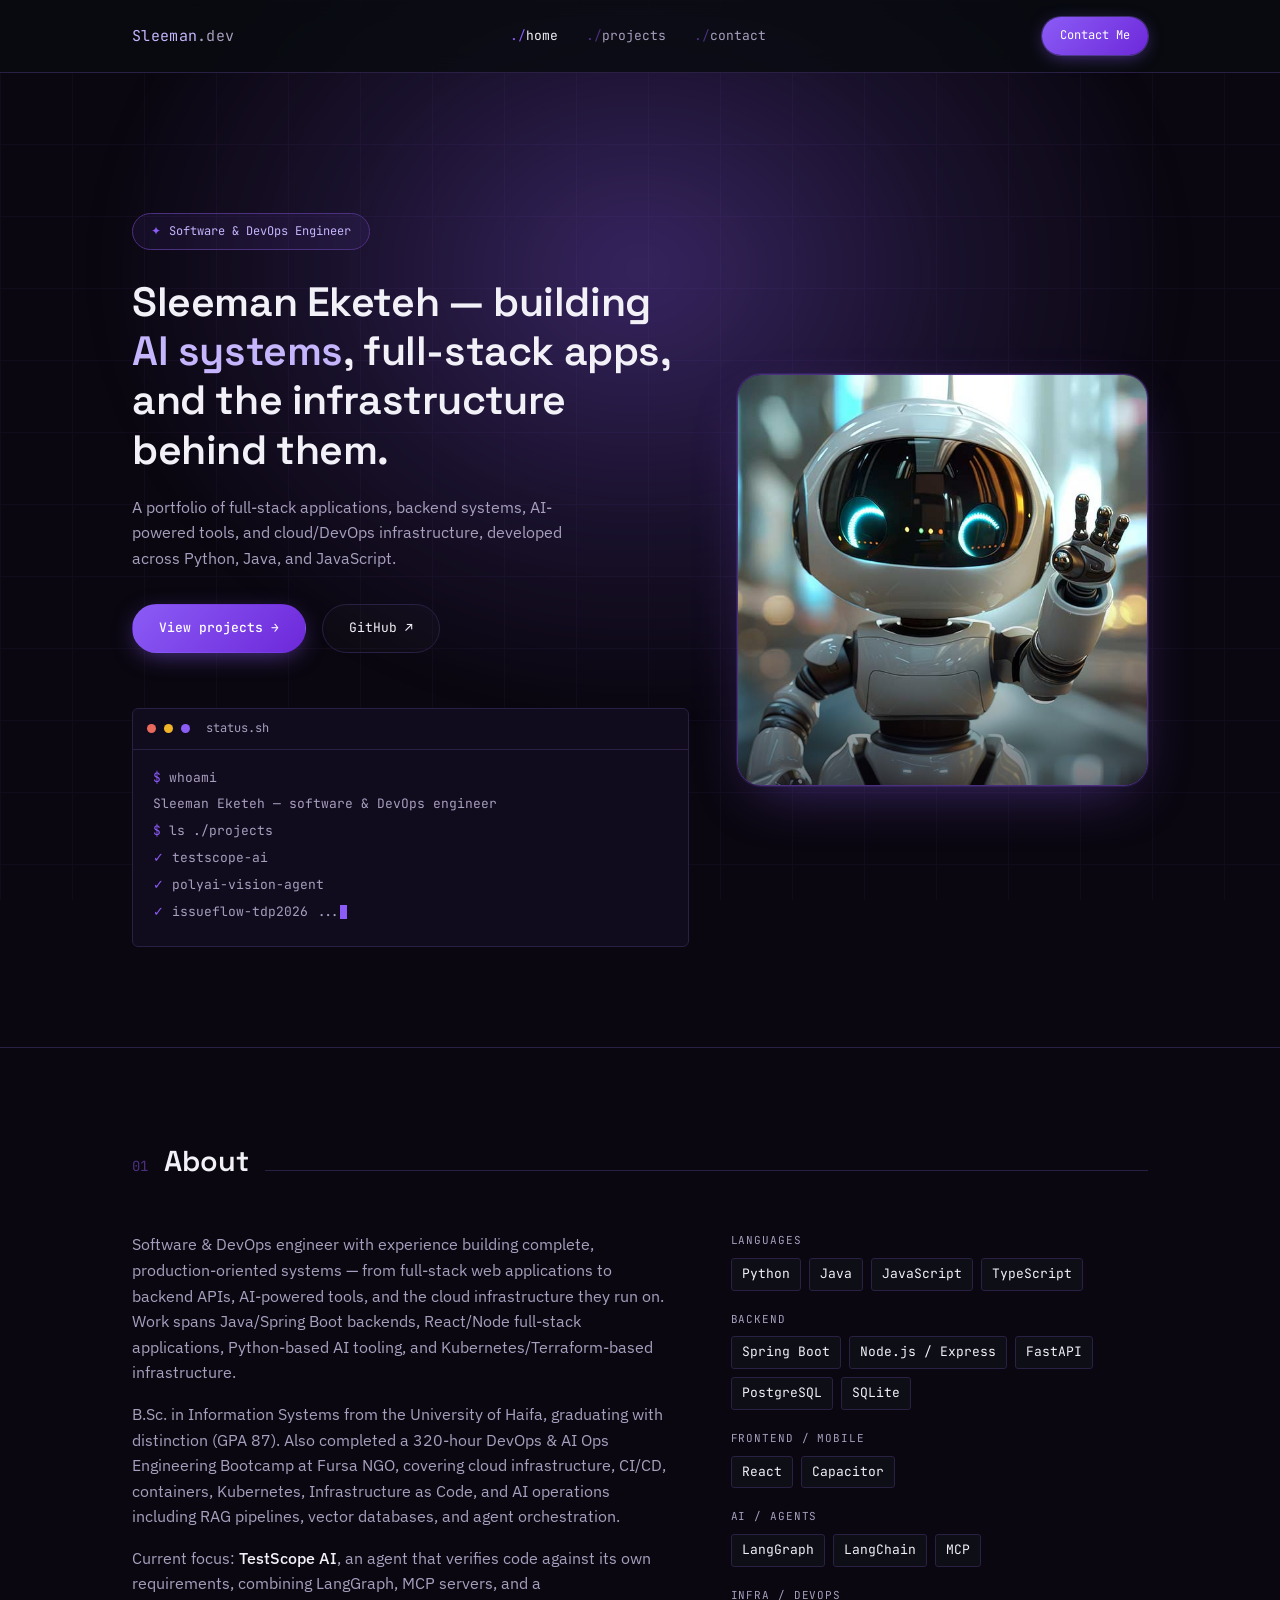
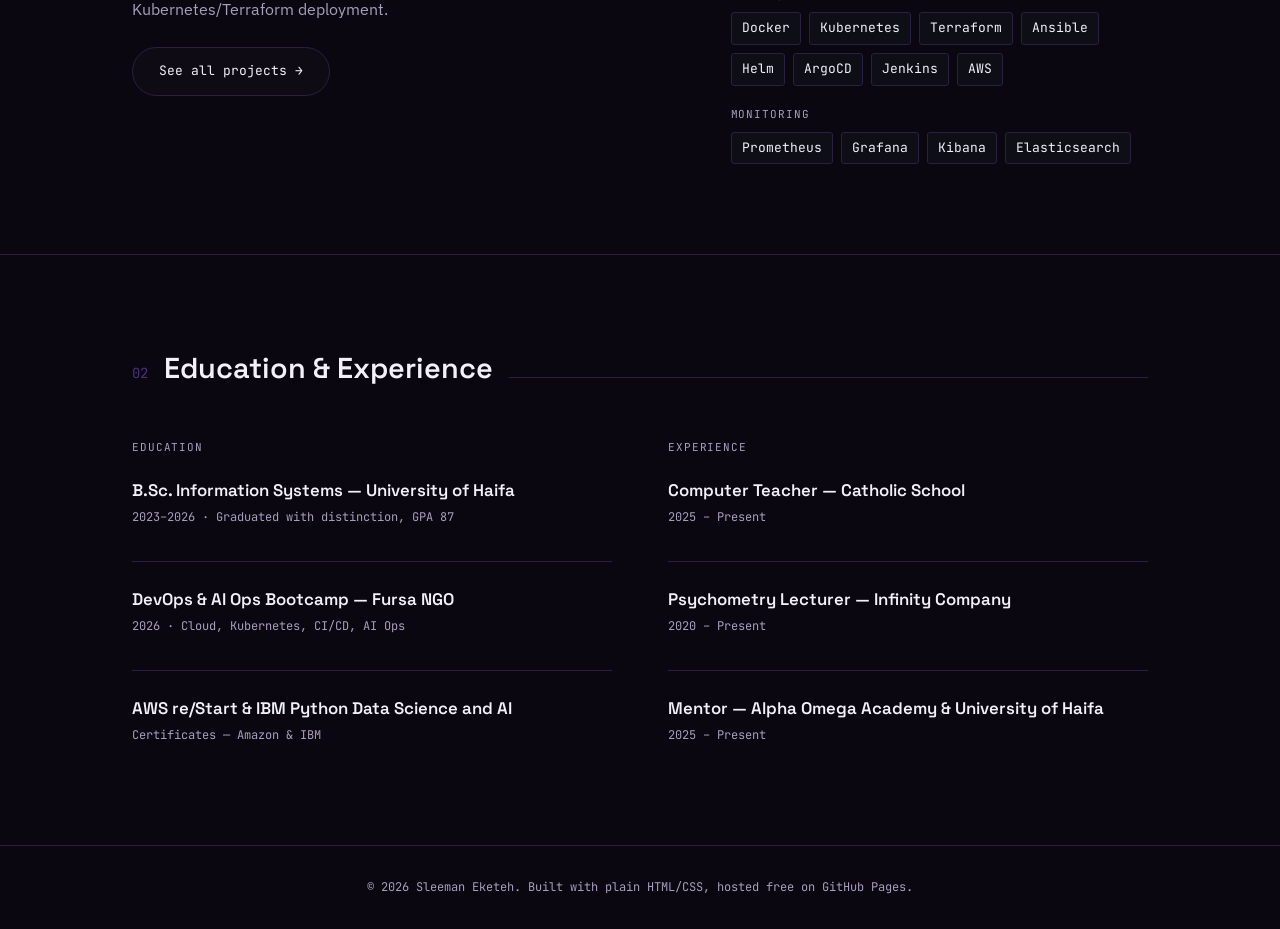
<file: index.html>
<!DOCTYPE html>
<html lang="en">
<head>
<meta charset="UTF-8">
<meta name="viewport" content="width=device-width, initial-scale=1.0">
<title>Sleeman Eketeh — Software & DevOps Engineer</title>
<link rel="preconnect" href="https://fonts.googleapis.com">
<link href="https://fonts.googleapis.com/css2?family=Space+Grotesk:wght@400;500;600;700&family=IBM+Plex+Sans:wght@400;500;600&family=JetBrains+Mono:wght@400;500&display=swap" rel="stylesheet">
<link rel="icon" type="image/svg+xml" href="favicon.svg">
<link rel="stylesheet" href="style.css">
</head>
<body>

<div class="aurora-bg" aria-hidden="true">
  <div class="glow-top"></div>
</div>

<header>
  <nav class="wrap">
    <a class="logo" href="index.html">Sleeman<span>.dev</span></a>
    <ul class="navlinks">
      <li><a href="index.html" class="active">home</a></li>
      <li><a href="projects.html">projects</a></li>
      <li><a href="contact.html">contact</a></li>
    </ul>
    <a href="contact.html" class="nav-cta">Contact Me</a>
  </nav>
</header>

<section class="hero">
  <div class="wrap">
    <div class="hero-copy">
      <div class="eyebrow-badge" data-hero-in><span class="spark">✦</span> Software &amp; DevOps Engineer</div>
      <h1 data-hero-in>Sleeman Eketeh — building <span class="accent">AI systems</span>, full-stack apps, and the infrastructure behind them.</h1>
      <p class="hero-sub" data-hero-in>A portfolio of full-stack applications, backend systems, AI-powered tools, and cloud/DevOps infrastructure, developed across Python, Java, and JavaScript.</p>
      <div class="hero-actions" data-hero-in>
        <a href="projects.html" class="btn btn-primary" data-magnetic>View projects →</a>
        <a href="https://github.com/Sleeman01" target="_blank" rel="noopener" class="btn btn-ghost" data-magnetic>GitHub ↗</a>
      </div>

      <div class="terminal" data-hero-in>
        <div class="terminal-bar">
          <span class="tdot" style="background:#E86A5C"></span>
          <span class="tdot" style="background:#F0B429"></span>
          <span class="tdot" style="background:#8B5CF6"></span>
          <span style="margin-left:8px;">status.sh</span>
        </div>
        <div class="terminal-body">
          <div class="line"><span class="prompt">$</span> whoami</div>
          <div class="line">Sleeman Eketeh — software & DevOps engineer</div>
          <div class="line"><span class="prompt">$</span> ls ./projects</div>
          <div class="line"><span class="ok">✓</span> testscope-ai</div>
          <div class="line"><span class="ok">✓</span> polyai-vision-agent</div>
          <div class="line"><span class="ok">✓</span> issueflow-tdp2026 ...<span class="caret"></span></div>
        </div>
      </div>
    </div>

    <div class="hero-figure" data-hero-in>
      <img src="Service-robots-1.jpg" alt="">
    </div>
  </div>
</section>

<section id="about" class="reveal">
  <div class="wrap">
    <div class="section-head">
      <span class="section-num">01</span>
      <h2 class="section-title">About</h2>
      <div class="section-line"></div>
    </div>
    <div class="about-grid">
      <div>
        <p>Software & DevOps engineer with experience building complete, production-oriented systems — from full-stack web applications to backend APIs, AI-powered tools, and the cloud infrastructure they run on. Work spans Java/Spring Boot backends, React/Node full-stack applications, Python-based AI tooling, and Kubernetes/Terraform-based infrastructure.</p>
        <p>B.Sc. in Information Systems from the University of Haifa, graduating with distinction (GPA 87). Also completed a 320-hour DevOps &amp; AI Ops Engineering Bootcamp at Fursa NGO, covering cloud infrastructure, CI/CD, containers, Kubernetes, Infrastructure as Code, and AI operations including RAG pipelines, vector databases, and agent orchestration.</p>
        <p>Current focus: <strong>TestScope AI</strong>, an agent that verifies code against its own requirements, combining LangGraph, MCP servers, and a Kubernetes/Terraform deployment.</p>
        <a href="projects.html" class="btn btn-ghost" style="margin-top:8px;" data-magnetic>See all projects →</a>
      </div>
      <div class="stack-list">
        <div class="stack-cat">Languages</div>
        <div class="stack-tags">
          <span class="tag">Python</span><span class="tag">Java</span><span class="tag">JavaScript</span><span class="tag">TypeScript</span>
        </div>
        <div class="stack-cat">Backend</div>
        <div class="stack-tags">
          <span class="tag">Spring Boot</span><span class="tag">Node.js / Express</span><span class="tag">FastAPI</span><span class="tag">PostgreSQL</span><span class="tag">SQLite</span>
        </div>
        <div class="stack-cat">Frontend / Mobile</div>
        <div class="stack-tags">
          <span class="tag">React</span><span class="tag">Capacitor</span>
        </div>
        <div class="stack-cat">AI / Agents</div>
        <div class="stack-tags">
          <span class="tag">LangGraph</span><span class="tag">LangChain</span><span class="tag">MCP</span>
        </div>
        <div class="stack-cat">Infra / DevOps</div>
        <div class="stack-tags">
          <span class="tag">Docker</span><span class="tag">Kubernetes</span><span class="tag">Terraform</span><span class="tag">Ansible</span><span class="tag">Helm</span><span class="tag">ArgoCD</span><span class="tag">Jenkins</span><span class="tag">AWS</span>
        </div>
        <div class="stack-cat">Monitoring</div>
        <div class="stack-tags">
          <span class="tag">Prometheus</span><span class="tag">Grafana</span><span class="tag">Kibana</span><span class="tag">Elasticsearch</span>
        </div>
      </div>
    </div>
  </div>
</section>

<section id="background" class="reveal">
  <div class="wrap">
    <div class="section-head">
      <span class="section-num">02</span>
      <h2 class="section-title">Education &amp; Experience</h2>
      <div class="section-line"></div>
    </div>
    <div class="timeline-grid">
      <div>
        <div class="timeline-col-label">Education</div>
        <div class="timeline-item">
          <div class="timeline-title">B.Sc. Information Systems — University of Haifa</div>
          <div class="timeline-org">2023–2026 · Graduated with distinction, GPA 87</div>
        </div>
        <div class="timeline-item">
          <div class="timeline-title">DevOps &amp; AI Ops Bootcamp — Fursa NGO</div>
          <div class="timeline-org">2026 · Cloud, Kubernetes, CI/CD, AI Ops</div>
        </div>
        <div class="timeline-item">
          <div class="timeline-title">AWS re/Start &amp; IBM Python Data Science and AI</div>
          <div class="timeline-org">Certificates — Amazon &amp; IBM</div>
        </div>
      </div>

      <div>
        <div class="timeline-col-label">Experience</div>
        <div class="timeline-item">
          <div class="timeline-title">Computer Teacher — Catholic School</div>
          <div class="timeline-org">2025 – Present</div>
        </div>
        <div class="timeline-item">
          <div class="timeline-title">Psychometry Lecturer — Infinity Company</div>
          <div class="timeline-org">2020 – Present</div>
        </div>
        <div class="timeline-item">
          <div class="timeline-title">Mentor — Alpha Omega Academy &amp; University of Haifa</div>
          <div class="timeline-org">2025 – Present</div>
        </div>
      </div>
    </div>
  </div>
</section>

<footer>
  © <span id="year"></span> Sleeman Eketeh. Built with plain HTML/CSS, hosted free on GitHub Pages.
</footer>

<script src="main.js"></script>
<script>document.getElementById('year').textContent = new Date().getFullYear();</script>

</body>
</html>
</file>
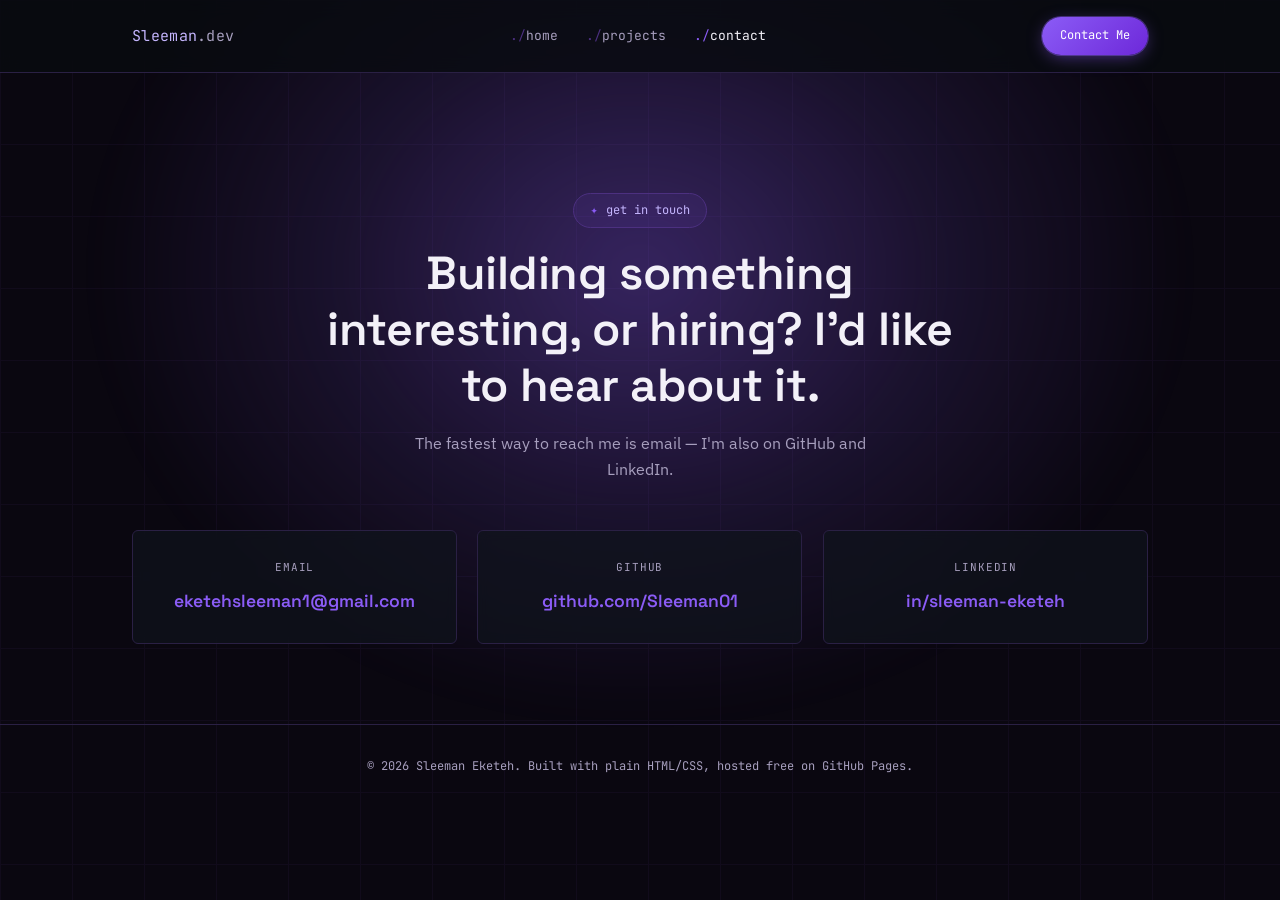
<file: contact.html>
<!DOCTYPE html>
<html lang="en">
<head>
<meta charset="UTF-8">
<meta name="viewport" content="width=device-width, initial-scale=1.0">
<title>Contact — Sleeman Eketeh</title>
<link rel="preconnect" href="https://fonts.googleapis.com">
<link href="https://fonts.googleapis.com/css2?family=Space+Grotesk:wght@400;500;600;700&family=IBM+Plex+Sans:wght@400;500;600&family=JetBrains+Mono:wght@400;500&display=swap" rel="stylesheet">
<link rel="icon" type="image/svg+xml" href="favicon.svg">
<link rel="stylesheet" href="style.css">
</head>
<body>

<div class="aurora-bg" aria-hidden="true">
  <div class="glow-top"></div>
</div>

<header>
  <nav class="wrap">
    <a class="logo" href="index.html">Sleeman<span>.dev</span></a>
    <ul class="navlinks">
      <li><a href="index.html">home</a></li>
      <li><a href="projects.html">projects</a></li>
      <li><a href="contact.html" class="active">contact</a></li>
    </ul>
    <a href="contact.html" class="nav-cta">Contact Me</a>
  </nav>
</header>

<section class="contact-hero">
  <div class="wrap">
    <div class="page-eyebrow" data-hero-in><span class="spark">✦</span> get in touch</div>
    <h1 class="contact-title" data-hero-in>Building something interesting, or hiring? I'd like to hear about it.</h1>
    <p class="contact-sub" data-hero-in>The fastest way to reach me is email — I'm also on GitHub and LinkedIn.</p>

    <div class="contact-cards" data-hero-in>
      <a class="contact-card" href="mailto:eketehsleeman1@gmail.com" data-magnetic>
        <div class="contact-card-label">Email</div>
        <div class="contact-card-value">eketehsleeman1@gmail.com</div>
      </a>
      <a class="contact-card" href="https://github.com/Sleeman01" target="_blank" rel="noopener" data-magnetic>
        <div class="contact-card-label">GitHub</div>
        <div class="contact-card-value">github.com/Sleeman01</div>
      </a>
      <a class="contact-card" href="https://www.linkedin.com/in/sleeman-eketeh/" target="_blank" rel="noopener" data-magnetic>
        <div class="contact-card-label">LinkedIn</div>
        <div class="contact-card-value">in/sleeman-eketeh</div>
      </a>
    </div>
  </div>
</section>

<footer>
  © <span id="year"></span> Sleeman Eketeh. Built with plain HTML/CSS, hosted free on GitHub Pages.
</footer>

<script src="main.js"></script>
<script>document.getElementById('year').textContent = new Date().getFullYear();</script>

</body>
</html>
</file>
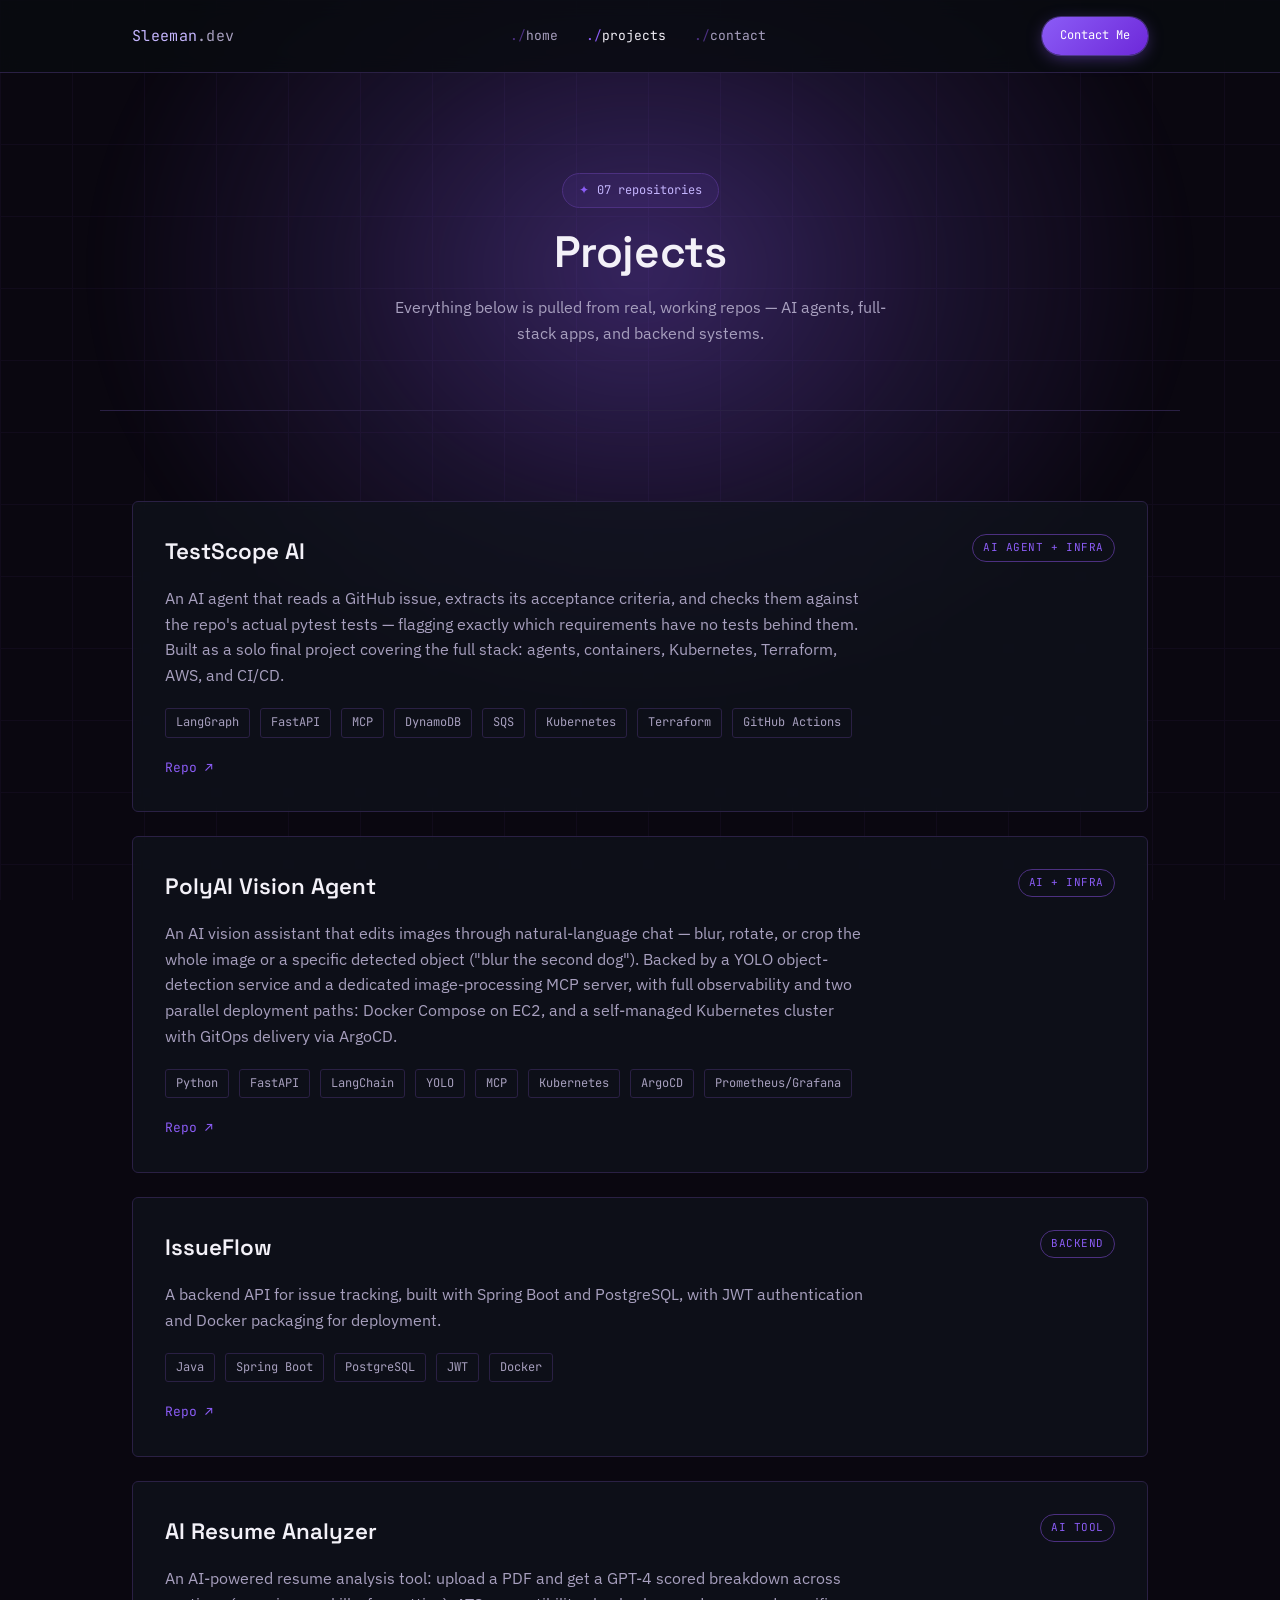
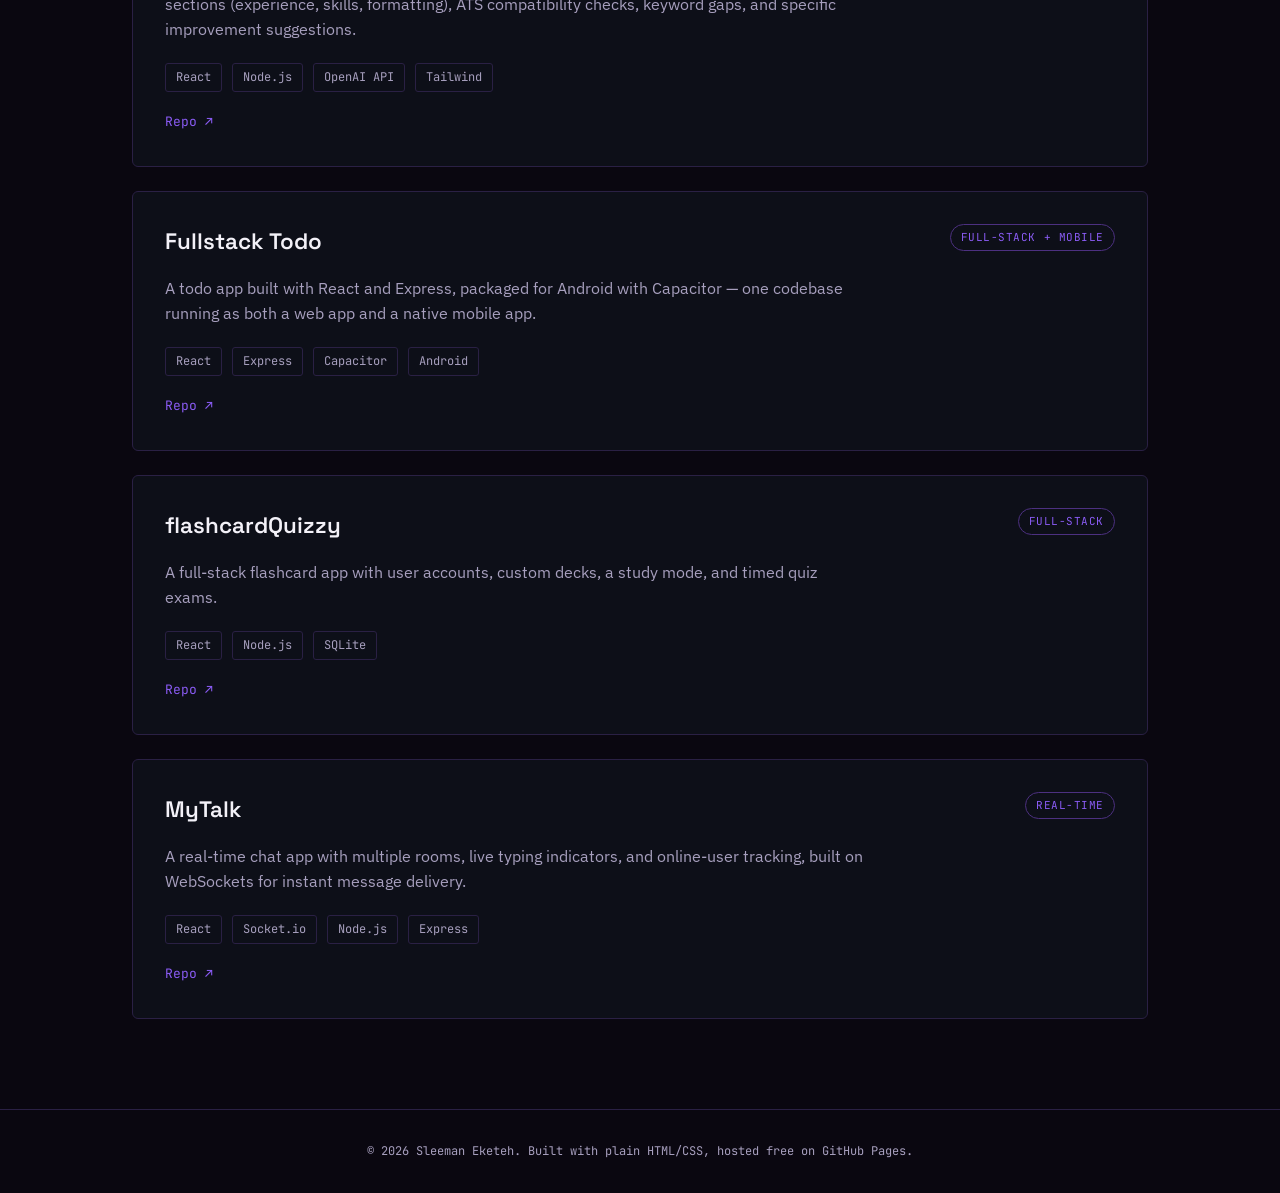
<file: projects.html>
<!DOCTYPE html>
<html lang="en">
<head>
<meta charset="UTF-8">
<meta name="viewport" content="width=device-width, initial-scale=1.0">
<title>Projects — Sleeman Eketeh</title>
<link rel="preconnect" href="https://fonts.googleapis.com">
<link href="https://fonts.googleapis.com/css2?family=Space+Grotesk:wght@400;500;600;700&family=IBM+Plex+Sans:wght@400;500;600&family=JetBrains+Mono:wght@400;500&display=swap" rel="stylesheet">
<link rel="icon" type="image/svg+xml" href="favicon.svg">
<link rel="stylesheet" href="style.css">
</head>
<body>

<div class="aurora-bg" aria-hidden="true">
  <div class="glow-top"></div>
</div>

<header>
  <nav class="wrap">
    <a class="logo" href="index.html">Sleeman<span>.dev</span></a>
    <ul class="navlinks">
      <li><a href="index.html">home</a></li>
      <li><a href="projects.html" class="active">projects</a></li>
      <li><a href="contact.html">contact</a></li>
    </ul>
    <a href="contact.html" class="nav-cta">Contact Me</a>
  </nav>
</header>

<div class="page-head wrap">
  <div class="page-eyebrow" data-hero-in><span class="spark">✦</span> 07 repositories</div>
  <h1 class="page-title" data-hero-in>Projects</h1>
  <p class="page-sub" data-hero-in>Everything below is pulled from real, working repos — AI agents, full-stack apps, and backend systems.</p>
</div>

<section>
  <div class="wrap projects-grid">

    <div class="project reveal">
      <div class="project-top">
        <div class="project-title">TestScope AI</div>
        <div class="project-status">AI Agent + Infra</div>
      </div>
      <p class="project-desc">An AI agent that reads a GitHub issue, extracts its acceptance criteria, and checks them against the repo's actual pytest tests — flagging exactly which requirements have no tests behind them. Built as a solo final project covering the full stack: agents, containers, Kubernetes, Terraform, AWS, and CI/CD.</p>
      <div class="project-meta">
        <span>LangGraph</span><span>FastAPI</span><span>MCP</span><span>DynamoDB</span><span>SQS</span><span>Kubernetes</span><span>Terraform</span><span>GitHub Actions</span>
      </div>
      <div class="project-links">
        <a href="https://github.com/Sleeman01/testscope-ai" target="_blank" rel="noopener">Repo ↗</a>
      </div>
    </div>

    <div class="project reveal">
      <div class="project-top">
        <div class="project-title">PolyAI Vision Agent</div>
        <div class="project-status">AI + Infra</div>
      </div>
      <p class="project-desc">An AI vision assistant that edits images through natural-language chat — blur, rotate, or crop the whole image or a specific detected object ("blur the second dog"). Backed by a YOLO object-detection service and a dedicated image-processing MCP server, with full observability and two parallel deployment paths: Docker Compose on EC2, and a self-managed Kubernetes cluster with GitOps delivery via ArgoCD.</p>
      <div class="project-meta">
        <span>Python</span><span>FastAPI</span><span>LangChain</span><span>YOLO</span><span>MCP</span><span>Kubernetes</span><span>ArgoCD</span><span>Prometheus/Grafana</span>
      </div>
      <div class="project-links">
        <a href="https://github.com/Sleeman01/PolyAiFursa" target="_blank" rel="noopener">Repo ↗</a>
      </div>
    </div>

    <div class="project reveal">
      <div class="project-top">
        <div class="project-title">IssueFlow</div>
        <div class="project-status">Backend</div>
      </div>
      <p class="project-desc">A backend API for issue tracking, built with Spring Boot and PostgreSQL, with JWT authentication and Docker packaging for deployment.</p>
      <div class="project-meta">
        <span>Java</span><span>Spring Boot</span><span>PostgreSQL</span><span>JWT</span><span>Docker</span>
      </div>
      <div class="project-links">
        <a href="https://github.com/Sleeman01/issueflow-tdp2026" target="_blank" rel="noopener">Repo ↗</a>
      </div>
    </div>

    <div class="project reveal">
      <div class="project-top">
        <div class="project-title">AI Resume Analyzer</div>
        <div class="project-status">AI tool</div>
      </div>
      <p class="project-desc">An AI-powered resume analysis tool: upload a PDF and get a GPT-4 scored breakdown across sections (experience, skills, formatting), ATS compatibility checks, keyword gaps, and specific improvement suggestions.</p>
      <div class="project-meta">
        <span>React</span><span>Node.js</span><span>OpenAI API</span><span>Tailwind</span>
      </div>
      <div class="project-links">
        <a href="https://github.com/Sleeman01/resume-ai-analyzer" target="_blank" rel="noopener">Repo ↗</a>
      </div>
    </div>

    <div class="project reveal">
      <div class="project-top">
        <div class="project-title">Fullstack Todo</div>
        <div class="project-status">Full-stack + mobile</div>
      </div>
      <p class="project-desc">A todo app built with React and Express, packaged for Android with Capacitor — one codebase running as both a web app and a native mobile app.</p>
      <div class="project-meta">
        <span>React</span><span>Express</span><span>Capacitor</span><span>Android</span>
      </div>
      <div class="project-links">
        <a href="https://github.com/Sleeman01/fullstack-todo" target="_blank" rel="noopener">Repo ↗</a>
      </div>
    </div>

    <div class="project reveal">
      <div class="project-top">
        <div class="project-title">flashcardQuizzy</div>
        <div class="project-status">Full-stack</div>
      </div>
      <p class="project-desc">A full-stack flashcard app with user accounts, custom decks, a study mode, and timed quiz exams.</p>
      <div class="project-meta">
        <span>React</span><span>Node.js</span><span>SQLite</span>
      </div>
      <div class="project-links">
        <a href="https://github.com/Sleeman01/flashcardQuizzy" target="_blank" rel="noopener">Repo ↗</a>
      </div>
    </div>

    <div class="project reveal">
      <div class="project-top">
        <div class="project-title">MyTalk</div>
        <div class="project-status">Real-time</div>
      </div>
      <p class="project-desc">A real-time chat app with multiple rooms, live typing indicators, and online-user tracking, built on WebSockets for instant message delivery.</p>
      <div class="project-meta">
        <span>React</span><span>Socket.io</span><span>Node.js</span><span>Express</span>
      </div>
      <div class="project-links">
        <a href="https://github.com/Sleeman01/MyTalkApp" target="_blank" rel="noopener">Repo ↗</a>
      </div>
    </div>

  </div>
</section>

<footer>
  © <span id="year"></span> Sleeman Eketeh. Built with plain HTML/CSS, hosted free on GitHub Pages.
</footer>

<script src="main.js"></script>
<script>
  document.getElementById('year').textContent = new Date().getFullYear();
</script>

</body>
</html>
</file>
<file: style.css>
:root{
  --bg: #0A0710;
  --bg-raised: #150E23;
  --grid-line: #1E1530;
  --text: #F3F1F8;
  --text-dim: #A79FBE;
  --accent: #8B5CF6;
  --accent-light: #C4B5FD;
  --accent-dim: #4C3080;
  --amber: #F0B429;
  --danger: #E86A5C;
  --border: #2A2044;
  --radius: 3px;
  --font-display: 'Space Grotesk', sans-serif;
  --font-body: 'IBM Plex Sans', sans-serif;
  --font-mono: 'JetBrains Mono', monospace;
}

*{ margin:0; padding:0; box-sizing:border-box; }
html{ scroll-behavior:smooth; }

body{
  background:var(--bg);
  color:var(--text);
  font-family:var(--font-body);
  line-height:1.6;
  position:relative;
  min-height:100vh;
}

@media (prefers-reduced-motion: reduce){
  *{ animation-duration:0.01ms !important; animation-iteration-count:1 !important; transition-duration:0.01ms !important; scroll-behavior:auto !important; }
}

a{ color:inherit; }
:focus-visible{ outline:2px solid var(--accent); outline-offset:3px; }

.wrap{ max-width:1080px; margin:0 auto; padding:0 32px; }

/* AURORA / GLOW BACKGROUND */
.aurora-bg{
  position:fixed; inset:0; z-index:-2; overflow:hidden;
  background:var(--bg);
}
.aurora-bg::after{
  content:'';
  position:absolute; inset:0;
  background-image:
    linear-gradient(var(--grid-line) 1px, transparent 1px),
    linear-gradient(90deg, var(--grid-line) 1px, transparent 1px);
  background-size:72px 72px;
  opacity:0.35;
  z-index:-1;
}
.glow-top{
  position:absolute; top:-20%; left:50%; transform:translateX(-50%);
  width:1100px; height:900px;
  background:radial-gradient(ellipse at center, rgba(139,92,246,0.35) 0%, rgba(139,92,246,0.12) 40%, transparent 70%);
  filter:blur(20px);
  animation:glowPulse 10s ease-in-out infinite;
}
@keyframes glowPulse{
  0%,100%{ opacity:1; transform:translateX(-50%) scale(1); }
  50%{ opacity:0.85; transform:translateX(-50%) scale(1.05); }
}
@media (prefers-reduced-motion: reduce){
  .glow-top{ animation:none; }
}

/* HERO FIGURE (framed photo card) */
.hero-figure{
  position:relative;
  width:100%;
  aspect-ratio:1/1;
  border-radius:24px;
  overflow:hidden;
  border:1px solid var(--accent-dim);
  box-shadow:0 0 0 1px rgba(139,92,246,0.15), 0 20px 60px -20px rgba(139,92,246,0.45);
}
.hero-figure img{
  width:100%; height:100%; display:block; object-fit:cover;
}
.hero-figure::after{
  content:'';
  position:absolute; inset:0;
  background:linear-gradient(180deg, transparent 55%, rgba(10,7,16,0.55) 100%);
  pointer-events:none;
}
.hero-figure-fade{ display:none; }
@media (max-width:900px){
  .hero-figure{ max-width:320px; margin:0 auto; }
}

/* NAV */
header{
  position:sticky; top:0; z-index:50;
  background:rgba(9,12,17,0.82);
  backdrop-filter:blur(10px);
  border-bottom:1px solid var(--border);
}
nav.wrap{ display:flex; align-items:center; justify-content:space-between; height:72px; }
.logo{ font-family:var(--font-mono); font-size:15px; letter-spacing:0.02em; color:var(--accent-light); text-decoration:none; }
.logo span{ color:var(--text-dim); }
.navlinks{ display:flex; align-items:center; gap:28px; list-style:none; font-family:var(--font-mono); font-size:13px; }
.navlinks a{ text-decoration:none; color:var(--text-dim); transition:color .15s; }
.navlinks a:hover, .navlinks a.active{ color:var(--text); }
.navlinks a::before{ content:'./'; color:var(--accent-dim); }
.navlinks a.active::before{ color:var(--accent); }
.nav-cta{
  font-family:var(--font-mono); font-size:12px; padding:9px 18px; border-radius:999px;
  background:linear-gradient(135deg, var(--accent), #6D28D9); color:#fff; text-decoration:none;
  box-shadow:0 0 0 1px rgba(139,92,246,0.4), 0 4px 18px -4px rgba(139,92,246,0.6);
  transition:transform .2s, box-shadow .2s;
}
.nav-cta:hover{ transform:translateY(-1px); box-shadow:0 0 0 1px rgba(139,92,246,0.6), 0 6px 22px -4px rgba(139,92,246,0.8); }

/* PAGE HEADER (non-hero pages) */
.page-head{ padding:100px 0 64px; border-bottom:1px solid var(--border); text-align:center; }
.page-eyebrow{
  display:inline-flex; align-items:center; gap:8px;
  font-family:var(--font-mono); font-size:12px; color:var(--accent-light);
  border:1px solid var(--accent-dim); background:rgba(139,92,246,0.08);
  padding:7px 16px; border-radius:999px; margin-bottom:18px;
}
.page-title{ font-family:var(--font-display); font-weight:600; font-size:clamp(1.9rem,3.8vw,2.75rem); letter-spacing:-0.01em; }
.page-sub{ margin:16px auto 0; max-width:520px; color:var(--text-dim); font-size:16px; }

/* HERO (index page) */
.hero{ position:relative; padding:140px 0 100px; border-bottom:1px solid var(--border); overflow:hidden; }
.hero .wrap{
  position:relative; z-index:1;
  display:grid; grid-template-columns:1.15fr 0.85fr; align-items:center; gap:48px;
  max-width:1080px; text-align:left;
}
.hero-copy{ min-width:0; }

.eyebrow-badge{
  display:inline-flex; align-items:center; gap:8px;
  font-family:var(--font-mono); font-size:12px; color:var(--accent-light);
  border:1px solid var(--accent-dim); background:rgba(139,92,246,0.08);
  padding:8px 18px; border-radius:999px; margin-bottom:28px;
}
.spark{ color:var(--accent); }

h1{ font-family:var(--font-display); font-weight:600; font-size:clamp(1.9rem,3.2vw,2.7rem); line-height:1.2; letter-spacing:-0.01em; }
h1 .accent{ color:var(--accent-light); }
.hero-sub{ margin-top:20px; max-width:480px; color:var(--text-dim); font-size:16px; }
.hero-actions{ display:flex; gap:16px; margin-top:32px; flex-wrap:wrap; justify-content:flex-start; }

.btn{ font-family:var(--font-mono); font-size:13px; padding:13px 26px; border-radius:999px; text-decoration:none; display:inline-flex; align-items:center; gap:8px; border:1px solid var(--border); transition:border-color .15s, transform .15s, box-shadow .15s; }
.btn-primary{ background:linear-gradient(135deg, var(--accent), #6D28D9); color:#fff; border-color:transparent; font-weight:500; box-shadow:0 6px 24px -6px rgba(139,92,246,0.6); }
.btn-primary:hover{ transform:translateY(-1px); box-shadow:0 8px 28px -6px rgba(139,92,246,0.8); }
.btn-ghost{ background:rgba(255,255,255,0.02); border-color:var(--border); }
.btn-ghost:hover{ border-color:var(--accent-dim); }

@media (max-width:900px){
  .hero .wrap{ grid-template-columns:1fr; text-align:center; }
  .hero-actions{ justify-content:center; }
  .hero-sub{ margin-left:auto; margin-right:auto; }
}

/* TERMINAL PANEL */
.terminal{ margin:56px auto 0; text-align:left; background:rgba(21,14,35,0.75); backdrop-filter:blur(6px); border:1px solid var(--border); border-radius:6px; overflow:hidden; max-width:560px; }
.terminal-bar{ display:flex; align-items:center; gap:8px; padding:10px 14px; border-bottom:1px solid var(--border); font-family:var(--font-mono); font-size:12px; color:var(--text-dim); }
.terminal-bar .tdot{ width:9px; height:9px; border-radius:50%; }
.terminal-body{ padding:18px 20px; font-family:var(--font-mono); font-size:13px; color:var(--text-dim); }
.terminal-body .line{ margin-bottom:6px; }
.terminal-body .prompt{ color:var(--accent); }
.terminal-body .ok{ color:var(--accent); }
.terminal-body .warn{ color:var(--amber); }
.caret{ display:inline-block; width:7px; height:14px; background:var(--accent); vertical-align:middle; animation:blink 1s steps(1) infinite; }
@keyframes blink{ 50%{ opacity:0; } }

/* SECTIONS */
section{ padding:90px 0; border-bottom:1px solid var(--border); }
section:last-of-type{ border-bottom:none; }
.section-head{ display:flex; align-items:baseline; gap:16px; margin-bottom:48px; }
.section-num{ font-family:var(--font-mono); color:var(--accent-dim); font-size:14px; }
.section-title{ font-family:var(--font-display); font-weight:600; font-size:1.8rem; }
.section-line{ flex:1; height:1px; background:var(--border); }

/* ABOUT */
.about-grid{ display:grid; grid-template-columns:1.3fr 1fr; gap:56px; }
.about-grid p{ color:var(--text-dim); margin-bottom:16px; max-width:56ch; }
.about-grid strong{ color:var(--text); font-weight:500; }
.stack-list{ font-family:var(--font-mono); font-size:13px; }
.stack-cat{ color:var(--text-dim); font-size:11px; text-transform:uppercase; letter-spacing:.08em; margin-top:20px; margin-bottom:8px; }
.stack-cat:first-child{ margin-top:0; }
.stack-tags{ display:flex; flex-wrap:wrap; gap:8px; }
.tag{ border:1px solid var(--border); padding:5px 10px; border-radius:var(--radius); color:var(--text); background:rgba(16,20,28,0.6); }
@media (max-width:760px){ .about-grid{ grid-template-columns:1fr; } }

/* PROJECTS */
.projects-grid{ display:grid; grid-template-columns:1fr; gap:24px; }
.project{ background:rgba(16,20,28,0.72); backdrop-filter:blur(6px); border:1px solid var(--border); border-radius:6px; padding:32px; transition:border-color .2s, transform .2s; }
.project:hover{ border-color:var(--accent-dim); transform:translateY(-2px); }
.project-top{ display:flex; justify-content:space-between; align-items:flex-start; gap:24px; flex-wrap:wrap; margin-bottom:16px; }
.project-title{ font-family:var(--font-display); font-size:1.4rem; font-weight:600; }
.project-status{ font-family:var(--font-mono); font-size:11px; color:var(--accent); border:1px solid var(--accent-dim); padding:4px 10px; border-radius:20px; white-space:nowrap; text-transform:uppercase; letter-spacing:.05em; }
.project-desc{ color:var(--text-dim); max-width:70ch; margin-bottom:20px; }
.project-meta{ display:flex; flex-wrap:wrap; gap:10px; margin-bottom:20px; }
.project-meta span{ font-family:var(--font-mono); font-size:12px; color:var(--text-dim); border:1px solid var(--border); padding:4px 10px; border-radius:var(--radius); }
.project-links{ display:flex; gap:20px; font-family:var(--font-mono); font-size:13px; }
.project-links a{ text-decoration:none; color:var(--accent); border-bottom:1px solid transparent; }
.project-links a:hover{ border-bottom-color:var(--accent); }
.coverage-row{ display:flex; align-items:center; gap:12px; margin-top:6px; margin-bottom:20px; font-family:var(--font-mono); font-size:12px; color:var(--text-dim); }
.coverage-bar{ flex:1; max-width:220px; height:6px; background:var(--border); border-radius:4px; overflow:hidden; }
.coverage-fill{ height:100%; background:var(--accent); width:0%; transition:width 1.4s ease; }

/* CONTACT PAGE */
.contact-hero{ padding:120px 0 80px; border-bottom:1px solid var(--border); text-align:center; }
.contact-title{ font-family:var(--font-display); font-size:clamp(1.9rem,3.8vw,2.9rem); font-weight:600; max-width:640px; margin:0 auto; }
.contact-sub{ margin:18px auto 0; max-width:480px; color:var(--text-dim); font-size:16px; }
.contact-cards{ display:grid; grid-template-columns:repeat(3,1fr); gap:20px; margin-top:48px; }
.contact-card{ background:rgba(16,20,28,0.72); backdrop-filter:blur(6px); border:1px solid var(--border); border-radius:6px; padding:28px; text-decoration:none; transition:border-color .2s, transform .2s; }
.contact-card:hover{ border-color:var(--accent-dim); transform:translateY(-2px); }
.contact-card-label{ font-family:var(--font-mono); font-size:11px; color:var(--text-dim); text-transform:uppercase; letter-spacing:.08em; margin-bottom:10px; }
.contact-card-value{ font-family:var(--font-display); font-size:1.1rem; font-weight:600; color:var(--accent); word-break:break-word; }
@media (max-width:760px){ .contact-cards{ grid-template-columns:1fr; } }

footer{ padding:32px 0; text-align:center; font-family:var(--font-mono); font-size:12px; color:var(--text-dim); border-top:1px solid var(--border); }

/* TIMELINE (education / experience) */
.timeline-grid{ display:grid; grid-template-columns:1fr 1fr; gap:56px; }
.timeline-col-label{ font-family:var(--font-mono); font-size:11px; color:var(--text-dim); text-transform:uppercase; letter-spacing:.08em; margin-bottom:20px; }
.timeline-item{ padding-bottom:24px; margin-bottom:24px; border-bottom:1px solid var(--border); }
.timeline-item:last-child{ border-bottom:none; margin-bottom:0; padding-bottom:0; }
.timeline-date{ font-family:var(--font-mono); font-size:12px; color:var(--accent); margin-bottom:6px; }
.timeline-title{ font-family:var(--font-display); font-size:1.05rem; font-weight:600; margin-bottom:4px; }
.timeline-org{ font-family:var(--font-mono); font-size:12px; color:var(--text-dim); margin-bottom:10px; }
.timeline-desc{ color:var(--text-dim); font-size:14px; max-width:48ch; }
@media (max-width:760px){ .timeline-grid{ grid-template-columns:1fr; } }

/* SCROLL REVEAL */
.reveal{ opacity:0; transform:translateY(28px); transition:opacity .7s cubic-bezier(.2,.7,.2,1), transform .7s cubic-bezier(.2,.7,.2,1); }
.reveal-visible{ opacity:1; transform:translateY(0); }
.projects-grid .project:nth-child(1){ transition-delay:0ms; }
.projects-grid .project:nth-child(2){ transition-delay:60ms; }
.projects-grid .project:nth-child(3){ transition-delay:120ms; }
.projects-grid .project:nth-child(4){ transition-delay:180ms; }
.projects-grid .project:nth-child(5){ transition-delay:240ms; }
.projects-grid .project:nth-child(6){ transition-delay:300ms; }
.projects-grid .project:nth-child(7){ transition-delay:360ms; }

/* HERO STAGGERED ENTRANCE */
[data-hero-in]{ opacity:0; transform:translateY(16px); transition:opacity .8s cubic-bezier(.2,.7,.2,1), transform .8s cubic-bezier(.2,.7,.2,1); }
.hero-in-visible{ opacity:1; transform:translateY(0); }

/* MAGNETIC BUTTON */
[data-magnetic]{ transition:transform .25s cubic-bezier(.2,.8,.2,1), border-color .15s; will-change:transform; }

/* Elevate project card hover with glow */
.project{ position:relative; }
.project::before{
  content:''; position:absolute; inset:0; border-radius:6px; padding:1px;
  background:linear-gradient(135deg, rgba(139,92,246,0) 0%, rgba(139,92,246,0) 100%);
  -webkit-mask:linear-gradient(#fff 0 0) content-box, linear-gradient(#fff 0 0);
  -webkit-mask-composite: xor; mask-composite: exclude;
  pointer-events:none; transition:background .25s;
}
.project:hover::before{
  background:linear-gradient(135deg, rgba(139,92,246,0.55) 0%, rgba(240,180,41,0.25) 100%);
}
.project:hover{ box-shadow:0 12px 32px -12px rgba(139,92,246,0.15); }

.contact-card{ position:relative; overflow:hidden; }
.contact-card::after{
  content:''; position:absolute; inset:0; opacity:0; transition:opacity .3s;
  background:radial-gradient(circle at 30% 20%, rgba(139,92,246,0.12), transparent 60%);
}
.contact-card:hover::after{ opacity:1; }
.contact-card:hover .contact-card-value{ text-shadow:0 0 18px rgba(139,92,246,0.5); }
</file>
